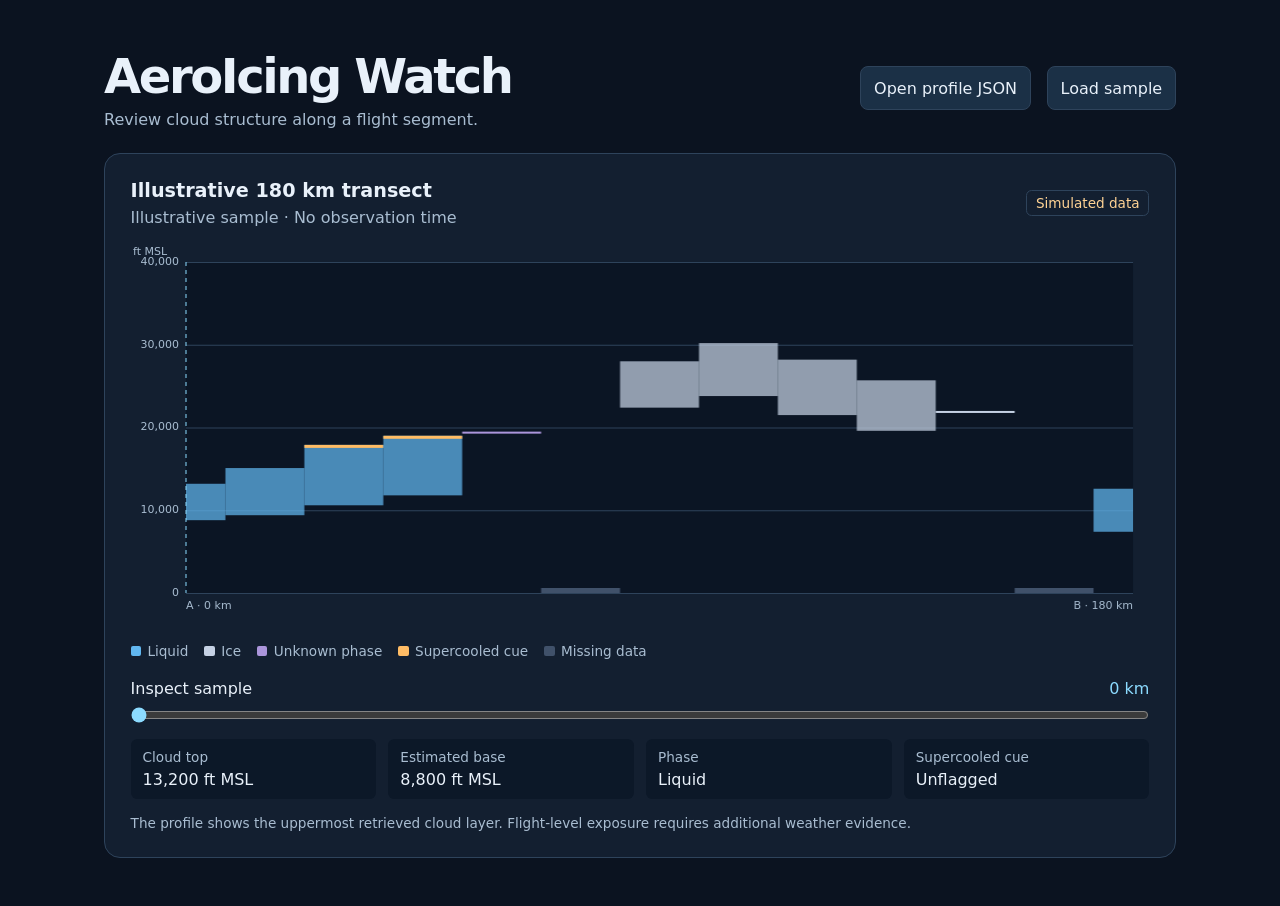
<file: index.html>
<!doctype html>
<html lang="en">
<head>
  <meta charset="utf-8">
  <meta name="viewport" content="width=device-width, initial-scale=1">
  <title>AeroIcing Watch</title>
  <link rel="stylesheet" href="styles.css">
  <script defer src="sample.js"></script>
  <script defer src="viewer.js"></script>
</head>
<body>
  <main>
    <header>
      <div>
        <h1>AeroIcing Watch</h1>
        <p>Review cloud structure along a flight segment.</p>
      </div>
      <div class="actions">
        <label for="profile-file">Open profile JSON</label>
        <input id="profile-file" type="file" accept=".json,application/json">
        <button id="reset" type="button">Load sample</button>
      </div>
    </header>
    <p id="error" role="alert" hidden></p>
    <section aria-labelledby="profile-title">
      <div class="profile-header">
        <div>
          <h2 id="profile-title">Cloud cross-section</h2>
          <p id="source"></p>
        </div>
        <span id="data-kind"></span>
      </div>
      <canvas id="chart" role="img" aria-label="Altitude by distance cloud cross-section. Use the sample selector below to read the values."></canvas>
      <ul class="legend" aria-label="Chart legend">
        <li><i class="water"></i>Liquid</li>
        <li><i class="ice"></i>Ice</li>
        <li><i class="unknown"></i>Unknown phase</li>
        <li><i class="supercooled"></i>Supercooled cue</li>
        <li><i class="missing"></i>Missing data</li>
      </ul>
      <label class="selector" for="sample">Inspect sample <output id="distance" for="sample"></output></label>
      <input id="sample" type="range" min="0" max="0" value="0" step="1">
      <dl id="readout">
        <div><dt>Cloud top</dt><dd id="top"></dd></div>
        <div><dt>Estimated base</dt><dd id="base"></dd></div>
        <div><dt>Phase</dt><dd id="phase"></dd></div>
        <div><dt>Supercooled cue</dt><dd id="cue"></dd></div>
      </dl>
      <p class="note">The profile shows the uppermost retrieved cloud layer. Flight-level exposure requires additional weather evidence.</p>
    </section>
  </main>
</body>
</html>
</file>
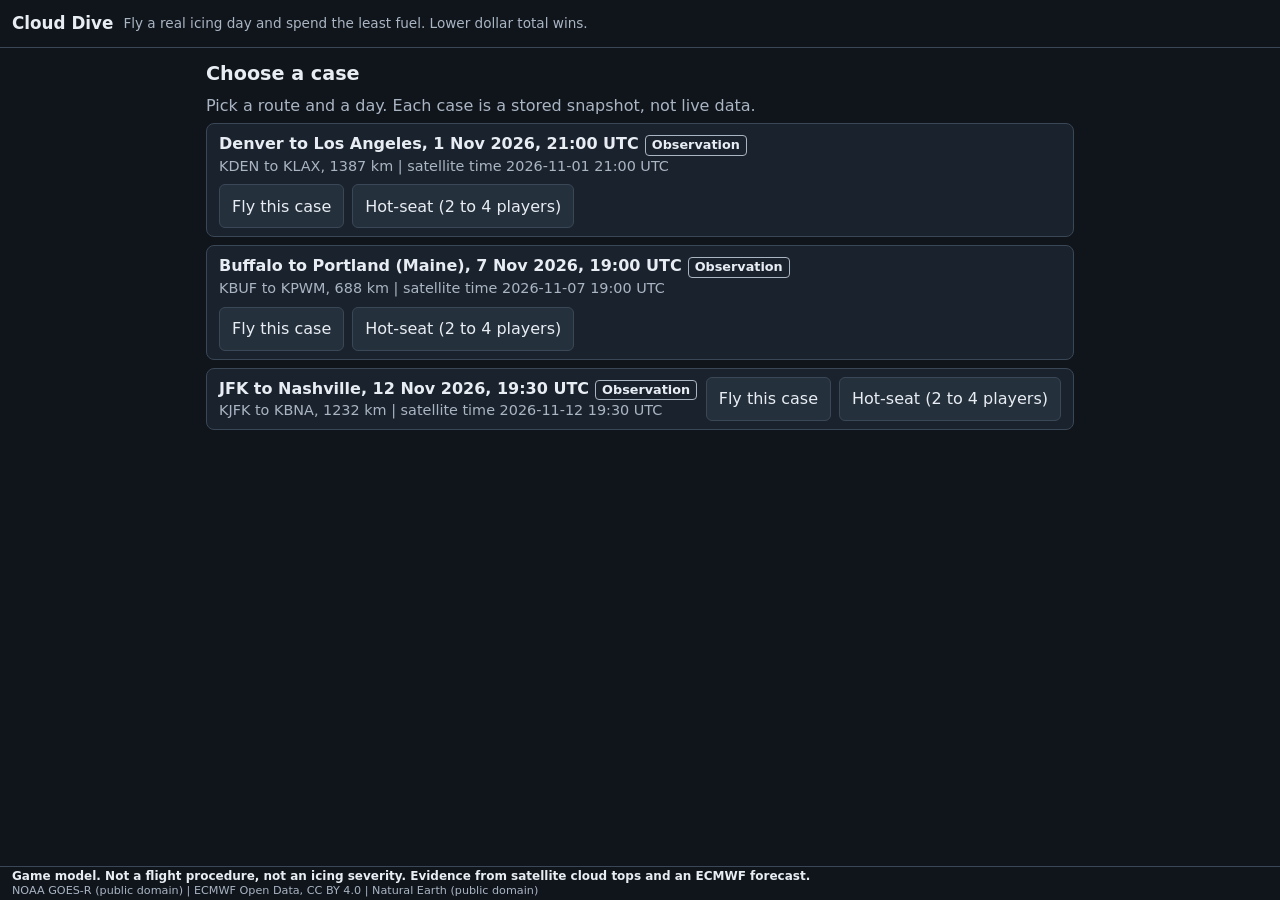
<file: static/cloud-dive/index.html>
<!doctype html>
<html lang="en">
<head>
  <meta charset="utf-8">
  <meta name="viewport" content="width=device-width, initial-scale=1">
  <title>Cloud Dive</title>
  <link rel="icon" href="data:,">
  <link rel="stylesheet" href="game.css">
  <link rel="stylesheet" href="cockpit.css">
</head>
<body>
  <!-- Top bar (task 12.2): title, case title, HUD chips, Change case. -->
  <header class="top">
    <h1>Cloud Dive</h1>
    <p class="tagline flight-hide">Fly a real icing day and spend the least fuel. Lower dollar total wins.</p>
    <h2 id="flight-title" class="flight-title flight-only">Flight</h2>

    <dl id="hud" class="hud flight-only" aria-label="Flight status">
      <div class="hud-item hud-total">
        <dt id="hud-total-label" title="Fuel cost (game, illustrative)">Fuel cost (game)</dt>
        <dd id="hud-total">$0</dd>
      </div>
      <div class="hud-item hud-ice">
        <dt id="hud-ice-label">Ice index (game model)</dt>
        <dd>
          <div id="hud-ice-bar" class="ice-bar" role="meter" aria-labelledby="hud-ice-label"
               aria-valuemin="0" aria-valuemax="100" aria-valuenow="0">
            <div id="hud-ice-fill" class="ice-fill"></div>
          </div>
          <span id="hud-ice-text">0 / 100</span>
        </dd>
      </div>
      <div class="hud-item hud-antiice">
        <dt>Anti-ice</dt>
        <dd id="hud-anti-ice">Off</dd>
      </div>
      <div class="hud-item hud-altitude">
        <dt>Altitude</dt>
        <dd id="hud-alt">-</dd>
      </div>
      <div class="hud-item">
        <dt>Lane</dt>
        <dd id="hud-lane">-</dd>
      </div>
      <div class="hud-item">
        <dt>Distance</dt>
        <dd id="hud-dist">-</dd>
      </div>
    </dl>
    <button type="button" id="back-to-cases" class="flight-only">Change case</button>
  </header>

  <main id="app" class="app-main" data-fit-box>
    <!-- Case picker (task 8.1). Filled by game.js from cases/index.json. -->
    <section id="picker" class="picker" aria-labelledby="picker-title">
      <h2 id="picker-title">Choose a case</h2>
      <p id="picker-status" class="status" role="status">Loading case list...</p>
      <ul id="case-list" class="case-list"></ul>
    </section>

    <!-- Flight screen (hidden until a case is loaded): two columns, map left, side view and controls right. -->
    <section id="flight" class="flight" aria-labelledby="flight-title" data-fit-box hidden>
      <!-- Cockpit view (task 15.5): 3D canvas with the panel overlay. Default for flights; hidden in the 2D view
           and when WebGL or the 3D module is not available (R19.1). -->
      <section id="cockpit-view" class="cockpit-view" aria-label="Cockpit view" hidden>
        <canvas id="cockpit-canvas" class="cockpit-canvas" role="img"
                aria-label="Cockpit view: first-person view along the route with cloud volumes and evidence. The panel gives the same information as text."></canvas>
        <div id="cockpit-panel"></div>
      </section>
      <div class="col-left" data-fit-box>
        <p id="view-notice" class="view-notice" role="status" hidden></p>
        <section id="map-section" class="map-section" aria-labelledby="map-title">
          <h3 id="map-title" class="sr-only">Map view</h3>
          <div class="map-wrap">
            <canvas id="map-follow" width="960" height="500" role="img"
                    aria-label="Map view following the aircraft, north up, with five lanes and evidence patches ahead; an inset in the top-left corner shows the whole route"></canvas>
            <button type="button" id="map-kind-toggle" class="map-toggle" aria-pressed="false" aria-keyshortcuts="M">
              Satellite image: IR (M shows phase)
            </button>
          </div>
          <!-- Map key strip (R14.2): four evidence patterns with level labels and the image label. -->
          <div id="map-key" class="map-key" role="group" aria-label="Map key">
            <ul id="map-key-levels" class="key-levels"></ul>
            <p id="map-key-image" class="key-image"></p>
          </div>
          <p id="map-text" class="sr-only" role="status" aria-live="polite" aria-atomic="true"></p>
        </section>
      </div>

      <div class="col-right" data-fit-box>
        <!-- Side view: cross-section renderer (task 8.2). -->
        <div class="scene-wrap">
          <h3 id="side-title" class="sr-only">Side view</h3>
          <canvas id="scene" width="960" height="560" role="img"
                  aria-label="Side view of the route: altitude against distance along the aircraft's lane">
            Side view of the route. Your browser does not support canvas; the flight status shows the same position as text.
          </canvas>
        </div>
        <p id="scene-text" class="sr-only"></p>

        <!-- Departure climb status card (task 17.7): 2D view only, before the first step. -->
        <section id="departure-card" class="departure-card" aria-labelledby="departure-card-title" hidden>
          <h3 id="departure-card-title">Departure climb</h3>
          <p><strong id="departure-card-cost"></strong> <span id="departure-card-route"></span> <span id="departure-card-level"></span></p>
          <p id="departure-card-note" class="departure-card-note"></p>
        </section>
        <!-- Runway and takeoff (task 17.3): shown in the cockpit view until the climb ends. -->
        <section id="lead-box" class="lead-box" aria-labelledby="lead-title" hidden>
          <h3 id="lead-title" tabindex="-1">Departure</h3>
          <p id="lead-status" class="lead-status" role="status" aria-live="polite"></p>
          <button type="button" id="takeoff-btn" class="takeoff-btn" aria-keyshortcuts="Space Enter">Start takeoff</button>
          <button type="button" id="skip-btn" class="takeoff-btn" aria-keyshortcuts="Space" hidden>Skip</button>
        </section>
        <!-- Gate panel and controls plug in here (task 8.3). -->
        <section id="controls" aria-label="Controls" class="controls"></section>
        <!-- Cockpit gate choices and side-view inset (task 15.4); hidden until the cockpit view is on. -->
        <section id="gate-choices" aria-label="Gate choices" class="gate-choices-wrap" hidden></section>
      </div>
    </section>

    <!-- Error panel: never a blank screen. -->
    <section id="error" class="panel error" role="alert" hidden>
      <h2>Could not load</h2>
      <p id="error-text"></p>
      <button type="button" id="error-retry">Try again</button>
    </section>
  </main>

  <!-- Dialogs (task 12.3): native <dialog> opened with showModal() by game.js. Escape and the Close button
       close them; focus moves to the heading on open and returns to the opener on close. The report opens
       by itself when the flight ends. -->
  <dialog id="dlg-report" class="dlg dlg-wide" aria-labelledby="report-title">
    <div class="dlg-bar"><button type="button" class="dlg-close">Close</button></div>
    <section id="report" aria-label="Report" hidden></section>
  </dialog>

  <!-- Hot-seat (task 18.2): setup before the first flight, hand-over between flights. Nothing is uploaded. -->
  <dialog id="dlg-hotseat" class="dlg" aria-labelledby="hotseat-title">
    <div class="dlg-bar"><button type="button" class="dlg-close">Close</button></div>
    <form id="hotseat-form" method="dialog" class="hotseat-form">
      <h2 id="hotseat-title" tabindex="-1">Hot-seat</h2>
      <p class="small">2 to 4 players fly the same case in turn on this device. Names are optional and stay on this device.</p>
      <p id="hotseat-case" class="small"></p>
      <label for="hotseat-count">Number of players</label>
      <select id="hotseat-count">
        <option value="2">2</option>
        <option value="3">3</option>
        <option value="4">4</option>
      </select>
      <div id="hotseat-names" class="hotseat-names"></div>
      <button type="submit" id="hotseat-start">Start hot-seat</button>
    </form>
  </dialog>

  <dialog id="dlg-handover" class="dlg" aria-labelledby="handover-title">
    <section class="hotseat-form">
      <h2 id="handover-title" tabindex="-1">Hand the device to the next player</h2>
      <p id="handover-text" role="status"></p>
      <p class="small">The next player has not seen this report. Game model, illustrative dollar values.</p>
      <button type="button" id="handover-start">Start</button>
      <button type="button" id="handover-end">End hot-seat</button>
    </section>
  </dialog>

  <!-- Hot-seat results (task 18.3): opens after the last player closes their report. In memory only. -->
  <dialog id="dlg-results" class="dlg dlg-wide" aria-labelledby="results-title">
    <div class="dlg-bar"><button type="button" class="dlg-close">Close</button></div>
    <section class="hotseat-form results">
      <h2 id="results-title" tabindex="-1">Hot-seat results</h2>
      <table id="results-table" class="report-table results-table"></table>
      <p id="results-departure" class="small"></p>
      <p id="results-notes" class="small"></p>
      <div class="results-actions">
        <button type="button" id="results-again">Play again</button>
        <button type="button" id="results-back">Back to cases</button>
      </div>
    </section>
  </dialog>

  <dialog id="dlg-why" class="dlg" aria-label="Why?">
    <div class="dlg-bar"><button type="button" class="dlg-close">Close</button></div>
    <section id="why" aria-label="Why?" hidden></section>
  </dialog>

  <!-- Provenance: source, UTC time, attribution (R1.3). -->
  <dialog id="dlg-sources" class="dlg" aria-labelledby="sources-title">
    <div class="dlg-bar"><button type="button" class="dlg-close">Close</button></div>
    <section id="sources" class="sources">
      <h2 id="sources-title" tabindex="-1">Data sources</h2>
      <dl>
        <dt>Case type</dt><dd id="src-kind">-</dd>
        <dt>Satellite</dt><dd id="src-sat">-</dd>
        <dt>Forecast</dt><dd id="src-fc">-</dd>
      </dl>
      <ul id="src-attr" class="attr"></ul>
      <p id="src-labels" class="small"></p>
    </section>
  </dialog>

  <dialog id="dlg-legend" class="dlg dlg-wide" aria-labelledby="legend-title">
    <div class="dlg-bar"><button type="button" class="dlg-close">Close</button></div>
    <section id="legend">
      <h2 id="legend-title" tabindex="-1">Legend</h2>
      <div class="legend-cols">
        <div>
          <h3>Side view</h3>
          <canvas id="legend-canvas" class="legend-canvas" width="290" height="400" role="img"
                  aria-label="Side view legend: cloud-top phase patterns (liquid, supercooled liquid, mixed, ice, phase unknown), cloud base estimate, candidate band, head wind barbs, 0 C and minus 20 C heights, and the four evidence levels with their patterns"></canvas>
        </div>
        <div>
          <h3>Map view</h3>
          <div id="map-legend" class="map-legend small"></div>
          <h3>Keyboard</h3>
          <div id="legend-keys"></div>
        </div>
      </div>
    </section>
  </dialog>

  <!-- Bottom bar: game note (R9.3), one-line attribution, Legend, Why?, Sources. -->
  <footer class="bottom">
    <p id="game-note" class="game-note">Game model. Not a flight procedure, not an icing severity. Evidence from satellite cloud tops and an ECMWF forecast.</p>
    <p class="attribution" title="Dollar values, ice index and parameters are illustrative game values.">NOAA GOES-R (public domain) | ECMWF Open Data, CC BY 4.0 | Natural Earth (public domain)<span id="src-line" class="src-line"></span></p>
    <nav class="bottom-buttons" aria-label="Details">
      <button type="button" id="view-toggle" class="flight-only" aria-keyshortcuts="V" hidden>2D view (V)</button>
      <button type="button" id="chase-toggle" class="flight-only" aria-keyshortcuts="C" aria-pressed="false" hidden>Chase view (C)</button>
      <button type="button" id="open-legend" class="flight-only" data-dialog="legend" aria-keyshortcuts="L">Legend (L)</button>
      <button type="button" id="open-why" class="flight-only" data-dialog="why">Why?</button>
      <button type="button" id="open-sources" class="flight-only" data-dialog="sources">Sources</button>
    </nav>
  </footer>

  <script type="module" src="game.js"></script>
</body>
</html>
</file>
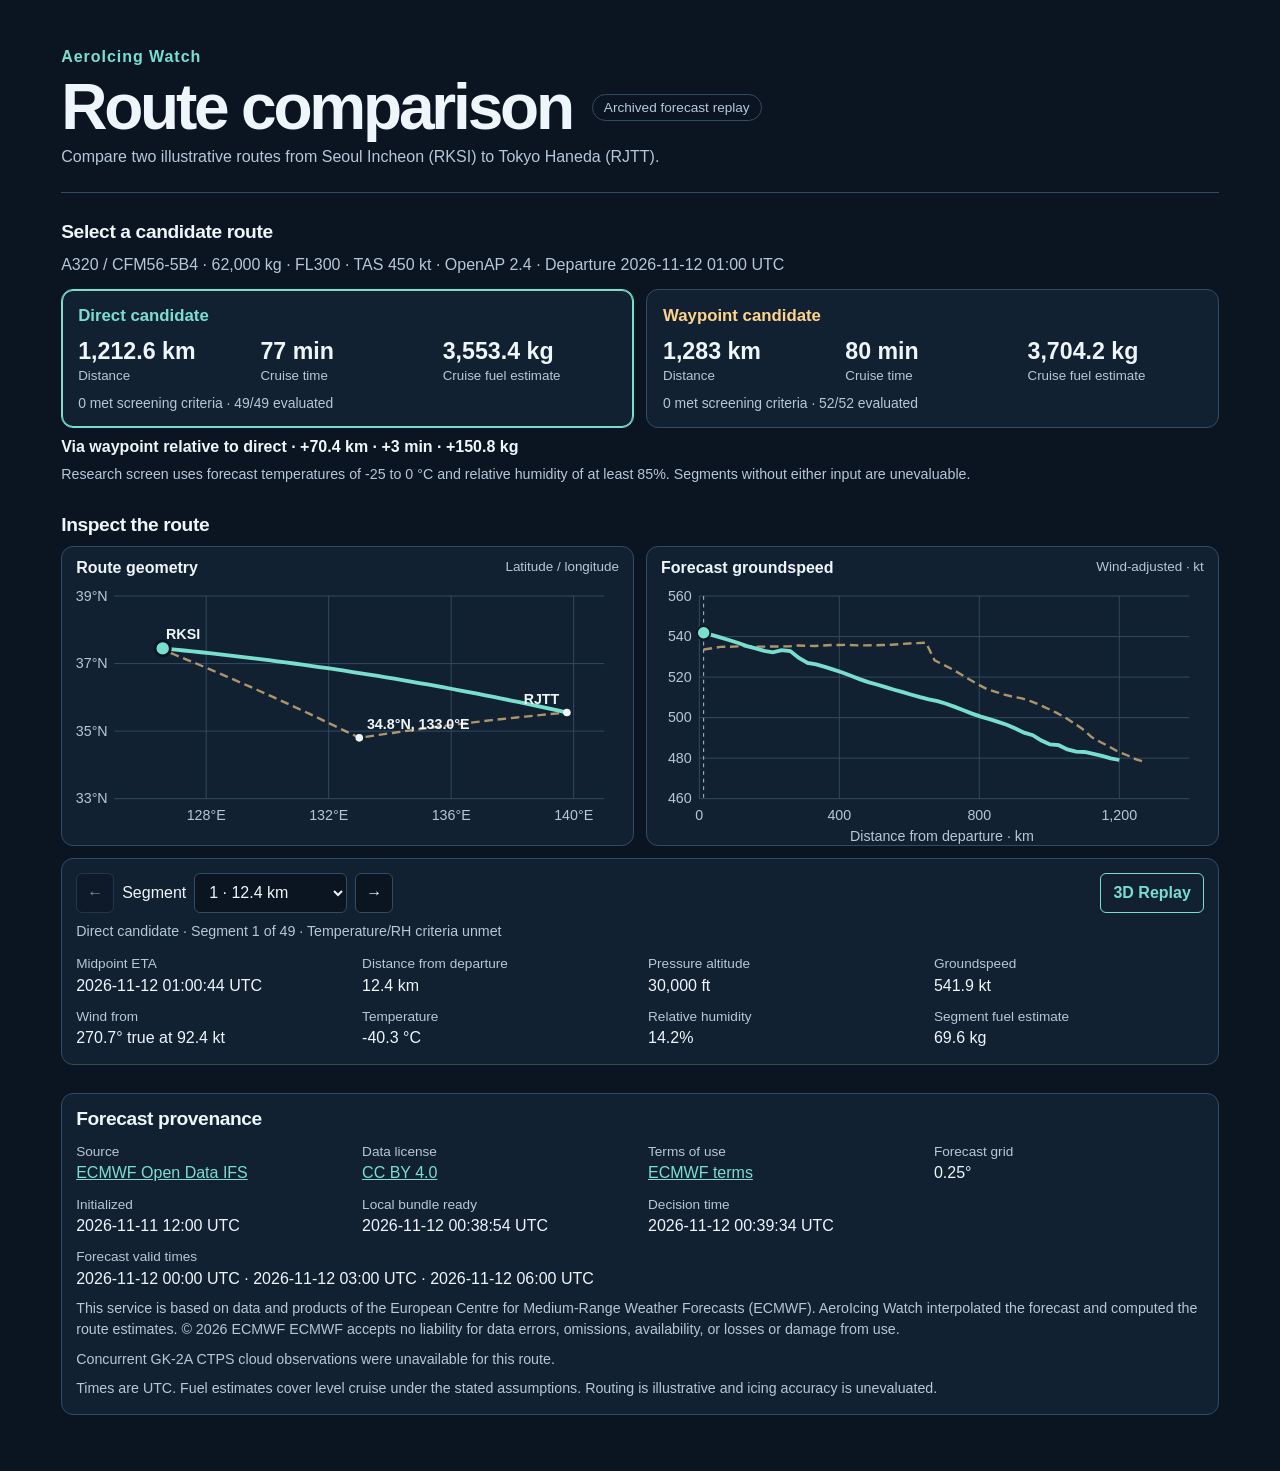
<file: static/route-demo/index.html>
<!doctype html>
<html lang="en">
<head>
  <meta charset="utf-8">
  <meta name="viewport" content="width=device-width, initial-scale=1">
  <meta name="description" content="Compare two illustrative flight routes using an archived ECMWF forecast.">
  <title>AeroIcing Watch | Route comparison</title>
  <link rel="stylesheet" href="styles.css">
  <script src="app.js" defer></script>
</head>
<body>
  <main>
    <header class="page-header">
      <p class="brand">AeroIcing Watch</p>
      <div class="heading-row">
        <h1>Route comparison</h1>
        <span class="source-label">Archived forecast replay</span>
      </div>
      <p id="intro">Compare two illustrative routes from Seoul Incheon (RKSI) to Tokyo Haneda (RJTT).</p>
    </header>
    <p id="load-status" role="status">Loading the archived scenario…</p>
    <div id="demo" hidden>
      <section class="summary" aria-labelledby="comparison-title">
        <h2 id="comparison-title">Select a candidate route</h2>
        <p id="assumptions" class="assumptions"></p>
        <div id="routes" class="routes" role="group" aria-label="Select a route to inspect"></div>
        <p id="difference" class="difference"></p>
        <p id="cue-note" class="note"></p>
      </section>
      <section aria-labelledby="inspect-title">
        <h2 id="inspect-title">Inspect the route</h2>
        <div class="plots">
          <figure class="panel">
            <figcaption>Route geometry <span>Latitude / longitude</span></figcaption>
            <svg id="map" viewBox="0 0 600 282" role="img" aria-label="Schematic of both candidate routes and the selected segment"></svg>
          </figure>
          <figure class="panel">
            <figcaption>Forecast groundspeed <span>Wind-adjusted · kt</span></figcaption>
            <svg id="chart" viewBox="0 0 600 282" role="img" aria-label="Groundspeed by distance, with a marker for the selected segment"></svg>
          </figure>
        </div>
        <div class="panel detail-panel">
          <div class="segment-controls">
            <button type="button" id="previous" aria-label="Previous segment">←</button>
            <label for="segment">Segment <select id="segment"></select></label>
            <button type="button" id="next" aria-label="Next segment">→</button>
            <a id="replay-link" class="replay-link" href="replay.html">3D Replay</a>
          </div>
          <p id="segment-summary" class="note" aria-live="polite"></p>
          <dl id="segment-detail" class="data-grid"></dl>
        </div>
      </section>
      <section class="panel provenance" aria-labelledby="provenance-title">
        <h2 id="provenance-title">Forecast provenance</h2>
        <dl id="forecast" class="data-grid"></dl>
        <p id="source-credit" class="note"></p>
        <p id="observation" class="note"></p>
        <p class="note">Times are UTC. Fuel estimates cover level cruise under the stated assumptions. Routing is illustrative and icing accuracy is unevaluated.</p>
      </section>
    </div>
  </main>
</body>
</html>
</file>
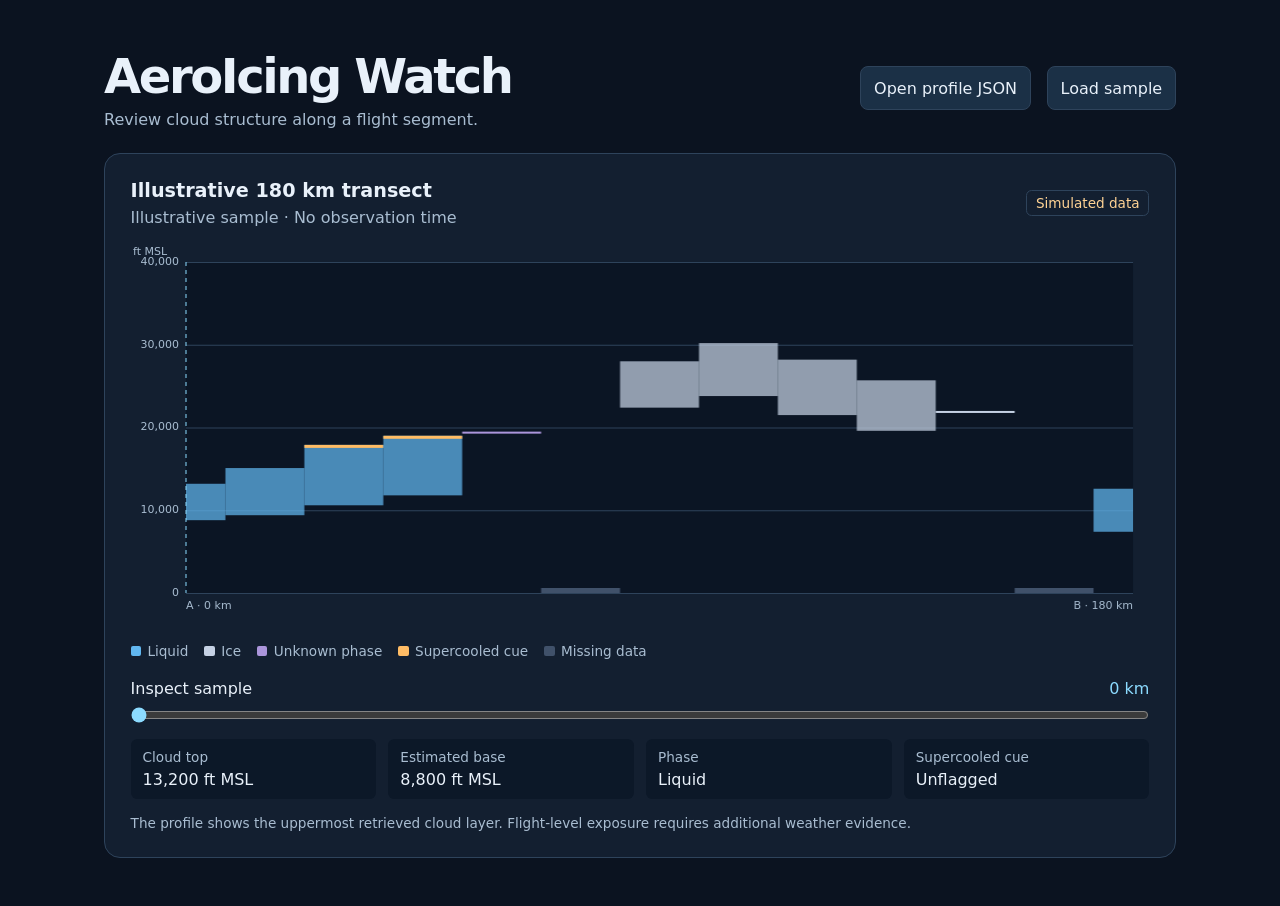
<file: static/viewer-standalone.html>
<!doctype html>
<html lang="en">
<head>
  <meta charset="utf-8">
  <meta name="viewport" content="width=device-width, initial-scale=1">
  <title>AeroIcing Watch</title>
  <link rel="icon" href="data:,">
  <link rel="stylesheet" href="styles.css">
  <script defer src="sample.js"></script>
  <script defer src="viewer.js"></script>
</head>
<body>
  <main>
    <header>
      <div>
        <h1>AeroIcing Watch</h1>
        <p>Review cloud structure along a flight segment.</p>
      </div>
      <div class="actions">
        <label for="profile-file">Open profile JSON</label>
        <input id="profile-file" type="file" accept=".json,application/json">
        <button id="reset" type="button">Load sample</button>
      </div>
    </header>
    <p id="error" role="alert" hidden></p>
    <section aria-labelledby="profile-title">
      <div class="profile-header">
        <div>
          <h2 id="profile-title">Cloud cross-section</h2>
          <p id="source"></p>
        </div>
        <span id="data-kind"></span>
      </div>
      <canvas id="chart" role="img" aria-label="Altitude by distance cloud cross-section. Use the sample selector below to read the values."></canvas>
      <ul class="legend" aria-label="Chart legend">
        <li><i class="water"></i>Liquid</li>
        <li><i class="ice"></i>Ice</li>
        <li><i class="unknown"></i>Unknown phase</li>
        <li><i class="supercooled"></i>Supercooled cue</li>
        <li><i class="missing"></i>Missing data</li>
      </ul>
      <label class="selector" for="sample">Inspect sample <output id="distance" for="sample"></output></label>
      <input id="sample" type="range" min="0" max="0" value="0" step="1">
      <dl id="readout">
        <div><dt>Cloud top</dt><dd id="top"></dd></div>
        <div><dt>Estimated base</dt><dd id="base"></dd></div>
        <div><dt>Phase</dt><dd id="phase"></dd></div>
        <div><dt>Supercooled cue</dt><dd id="cue"></dd></div>
      </dl>
      <p class="note">The profile shows the uppermost retrieved cloud layer. Flight-level exposure requires additional weather evidence.</p>
    </section>
  </main>
</body>
</html>
</file>
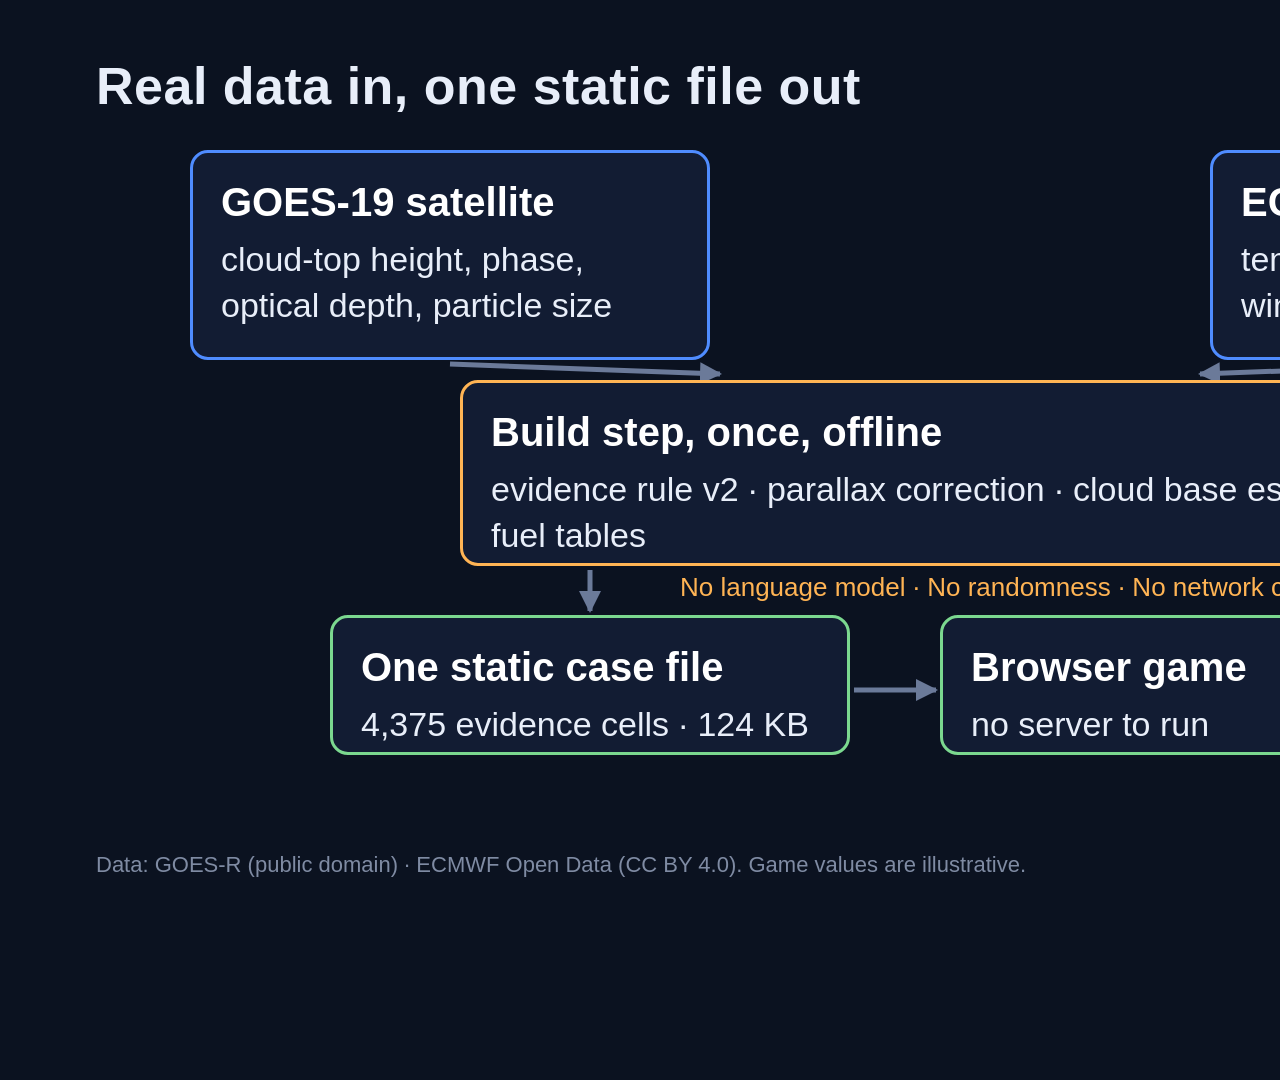
<file: docs/video/assets/diagram.html>
<!doctype html>
<html lang="en">
<head>
<meta charset="utf-8">
<title>Cloud Dive video diagram</title>
<!-- Video graphic for the "real data" scene (storyboard section 5). Plain text boxes, no logos.
     Open with ?stage=1..5 (reveal order) and render at 1920x1080: tools/video/render_diagram.ps1.
     The numbers (4,375 cells, 124 KB) come from the exported KJFK-KBNA case file; re-check them before recording. -->
<style>
  html, body { margin: 0; width: 1920px; height: 1080px; background: #0b1220; color: #e8eef9;
    font-family: "Noto Sans", sans-serif; overflow: hidden; }
  h1 { position: absolute; left: 96px; top: 56px; margin: 0; font-size: 52px; font-weight: 600; letter-spacing: .5px; }
  .box { position: absolute; box-sizing: border-box; padding: 22px 28px; border: 3px solid #4f8cff; border-radius: 18px;
    background: #121c33; font-size: 34px; line-height: 1.35; opacity: 0; transition: none; }
  .box b { display: block; font-size: 40px; margin-bottom: 8px; color: #ffffff; }
  .box small { display: block; font-size: 28px; color: #a9b8d6; }
  .show { opacity: 1; }
  .in { width: 520px; height: 210px; }
  #goes { left: 190px; top: 150px; }
  #ifs { left: 1210px; top: 150px; }
  #build { left: 460px; top: 380px; width: 1000px; height: 186px; border-color: #ffb454; }
  #file { left: 330px; top: 615px; width: 520px; height: 140px; border-color: #7bd88f; }
  #game { left: 940px; top: 615px; width: 520px; height: 140px; border-color: #7bd88f; }
  #disp { left: 1550px; top: 615px; width: 340px; height: 140px; border-style: dashed; border-color: #8a94a8; font-size: 28px; }
  #disp b { font-size: 34px; }
  #badge { position: absolute; left: 680px; top: 572px; font-size: 26px; color: #ffb454; opacity: 0; white-space: nowrap; }
  svg { position: absolute; left: 0; top: 0; width: 1920px; height: 1080px; }
  svg line { stroke: #6b7a99; stroke-width: 5; opacity: 0; marker-end: url(#arrow); }
  footer { position: absolute; left: 96px; bottom: 22px; font-size: 22px; color: #7f8ba3; }
</style>
</head>
<body>
<h1>Real data in, one static file out</h1>
<svg><defs><marker id="arrow" markerUnits="userSpaceOnUse" markerWidth="22" markerHeight="22" refX="20" refY="11" orient="auto"><path d="M0,0 L22,11 L0,22 z" fill="#6b7a99"/></marker></defs>
  <line id="a1" x1="450" y1="364" x2="720" y2="374"/>
  <line id="a2" x1="1470" y1="364" x2="1200" y2="374"/>
  <line id="a3" x1="590" y1="570" x2="590" y2="611"/>
  <line id="a4" x1="854" y1="690" x2="936" y2="690"/>
  <line id="a5" x1="1464" y1="690" x2="1546" y2="690"/>
</svg>
<div id="goes" class="box in"><b>GOES-19 satellite</b>cloud-top height, phase,<br>optical depth, particle size</div>
<div id="ifs" class="box in"><b>ECMWF forecast</b>temperature, humidity,<br>wind</div>
<div id="build" class="box"><b>Build step, once, offline</b>evidence rule v2 &middot; parallax correction &middot; cloud base estimate &middot; fuel tables</div>
<div id="badge">No language model &middot; No randomness &middot; No network call in the decision</div>
<div id="file" class="box"><b>One static case file</b>4,375 evidence cells &middot; 124 KB</div>
<div id="game" class="box"><b>Browser game</b>no server to run</div>
<div id="disp" class="box"><b>Dispatcher view</b>in the repository</div>
<footer>Data: GOES-R (public domain) &middot; ECMWF Open Data (CC BY 4.0). Game values are illustrative.</footer>
<script>
  const stage = Number(new URLSearchParams(location.search).get("stage") || 5);
  const reveal = {
    1: ["goes", "ifs"],
    2: ["build", "a1", "a2"],
    3: ["badge"],
    4: ["file", "game", "a3", "a4"],
    5: ["disp", "a5"],
  };
  for (let s = 1; s <= stage; s++) for (const id of reveal[s]) {
    const el = document.getElementById(id);
    if (el.tagName.toLowerCase() === "line") el.style.opacity = 1; else el.classList.add("show");
  }
  document.getElementById("badge").style.opacity = stage >= 3 ? 1 : 0;
</script>
</body>
</html>
</file>
<file: styles.css>
:root {
  color-scheme: dark;
  font-family: Inter, system-ui, sans-serif;
  color: #e9f1fa;
  background: #0b1320;
  --muted: #a9bdd1;
  --border: #2e435b;
}
* { box-sizing: border-box; }
body { margin: 0; }
main { width: min(100% - 2rem, 67rem); margin: 3rem auto; }
header, .profile-header, .actions {
  display: flex;
  align-items: center;
  justify-content: space-between;
  gap: 1rem;
  flex-wrap: wrap;
}
h1, h2, p { margin: 0; }
h1 { font-size: clamp(2rem, 5vw, 3rem); letter-spacing: -.05em; }
h2 { font-size: 1.2rem; }
header p, .profile-header p { color: var(--muted); margin-top: .35rem; }
section {
  margin-top: 1.5rem;
  padding: clamp(.85rem, 3vw, 1.6rem);
  background: #131f30;
  border: 1px solid var(--border);
  border-radius: 1rem;
}
.actions { justify-content: flex-start; }
.actions label, button {
  display: inline-flex;
  align-items: center;
  min-height: 2.75rem;
  padding: .55rem .8rem;
  border: 1px solid var(--border);
  border-radius: .5rem;
  background: #1b3046;
  color: inherit;
  font: inherit;
  cursor: pointer;
}
#profile-file { position: absolute; width: 1px; height: 1px; opacity: 0; }
.actions:focus-within label:has(+ input:focus-visible), :focus-visible {
  outline: 2px solid #87d9ff;
  outline-offset: 3px;
}
#data-kind {
  padding: .25rem .55rem;
  border: 1px solid var(--border);
  border-radius: .35rem;
  color: #ffd394;
  font-size: .85rem;
}
#chart { display: block; width: 100%; height: clamp(15rem, 45vw, 24rem); margin-top: 1rem; }
.legend { display: flex; flex-wrap: wrap; gap: .6rem 1rem; padding: 0; list-style: none; }
.legend li { display: flex; align-items: center; gap: .4rem; font-size: .85rem; color: var(--muted); }
.legend i { width: .65rem; height: .65rem; border-radius: .12rem; }
.water { background: #61b7f0; }
.ice { background: #c5d1e4; }
.unknown { background: #ab95db; }
.supercooled { background: #ffbc65; }
.missing { background: #40516a; }
.selector { display: flex; justify-content: space-between; gap: .75rem; margin-top: 1.25rem; }
output { color: #8cdbff; font-variant-numeric: tabular-nums; }
#sample { display: block; width: 100%; margin: .55rem 0 1rem; accent-color: #8cdbff; }
dl { display: grid; grid-template-columns: repeat(auto-fit, minmax(8.5rem, 1fr)); gap: .75rem; margin: 0; }
dl div { padding: .65rem .75rem; background: #0c1828; border-radius: .4rem; }
dt, .note { color: var(--muted); font-size: .85rem; }
dd { margin: .3rem 0 0; overflow-wrap: anywhere; }
.note { margin-top: 1rem; }
#error { margin-top: 1rem; color: #ffb6a5; }
@media (max-width: 500px) { main { margin: 1.25rem auto; } }
</file>
<file: static/cloud-dive/game.css>
:root {
  --bg: #10151c;
  --panel: #1a222d;
  --line: #3a4757;
  --text: #e8edf3;
  --muted: #aab5c3;
  --accent: #6cb4ff;
  --warn: #ffb347;
  --focus: #ffd84d;
  --orange: #ffb347;
}

* { box-sizing: border-box; }

/* One-screen layout (R14, design 9.2): grid of height 100dvh, rows top bar / main / bottom bar, no max-width. */
body {
  margin: 0;
  background: var(--bg);
  color: var(--text);
  font: 16px/1.45 system-ui, "Segoe UI", Roboto, sans-serif;
  height: 100vh;
  height: 100dvh;
  display: grid;
  grid-template-rows: auto minmax(0, 1fr) auto;
}

h1 { margin: 0; font-size: 1.05rem; white-space: nowrap; }
h2 { font-size: 1.2rem; margin: 0 0 8px; }
h3 { font-size: 1rem; margin: 0 0 6px; }
.tagline { margin: 0; color: var(--muted); font-size: 0.85rem; }
[hidden] { display: none !important; }
body:not(.in-flight) .flight-only { display: none !important; }
body.in-flight .flight-hide { display: none !important; }

button {
  font: inherit;
  color: var(--text);
  background: #25303d;
  border: 1px solid var(--line);
  border-radius: 6px;
  padding: 6px 12px;
  min-height: 44px;
  cursor: pointer;
}
button:hover:not(:disabled) { border-color: var(--accent); }
button:disabled { opacity: 0.55; cursor: not-allowed; }
:focus-visible { outline: 3px solid var(--focus); outline-offset: 2px; }

.status { color: var(--muted); margin: 6px 0; }
.small { font-size: 0.85rem; color: var(--muted); margin: 4px 0; }
.sr-only {
  position: absolute; width: 1px; height: 1px; margin: -1px; padding: 0; overflow: hidden;
  clip: rect(0 0 0 0); white-space: nowrap; border: 0;
}

/* Top bar (about 48 px) */
.top {
  display: flex; align-items: center; gap: 10px;
  min-height: 48px; padding: 2px 12px;
  border-bottom: 1px solid var(--line);
}
.flight-title {
  flex: 1 1 0; min-width: 0; margin: 0; font-size: 0.95rem; font-weight: 600;
  white-space: nowrap; overflow: hidden; text-overflow: ellipsis;
}

.hud { display: flex; align-items: stretch; gap: 6px; margin: 0; flex: 0 0 auto; }
.hud-item { background: var(--panel); border: 1px solid var(--line); border-radius: 6px; padding: 1px 8px; }
.hud dt { color: var(--muted); font-size: 0.65rem; line-height: 1.2; white-space: nowrap; }
.hud dd { margin: 0; font-size: 0.9rem; line-height: 1.25; font-variant-numeric: tabular-nums; white-space: nowrap; }
.hud-total dd { font-weight: 700; }
.hud-ice dd { display: flex; align-items: center; gap: 6px; }

/* Ice bar: stripes plus a number, so it reads in greyscale (R10.1). */
.ice-bar { position: relative; width: 56px; height: 10px; border: 1px solid var(--muted); border-radius: 3px; overflow: hidden; background: #0c1015; }
/* Tick at 50 = the ice gate (revision e, R24.5). */
.ice-bar::after { content: ""; position: absolute; left: 50%; top: 0; bottom: 0; width: 1px; background: var(--text); opacity: 0.85; }
.ice-fill {
  height: 100%; width: 0%;
  background: repeating-linear-gradient(45deg, #d6dde6 0 4px, #6b7888 4px 8px);
  transition: width 0.2s;
}
#hud-ice-text { font-size: 0.85rem; }

/* Main area */
.app-main { min-height: 0; padding: 0; }
.picker { padding: 12px 16px; max-width: 900px; margin: 0 auto; }
.picker h2 { margin-bottom: 4px; }
body:not(.in-flight) .app-main { overflow: auto; }

.flight {
  display: grid;
  grid-template-columns: minmax(0, 58fr) minmax(360px, 42fr);
  gap: 8px; padding: 8px 12px; height: 100%; min-height: 0;
}
.col-left, .col-right { min-width: 0; min-height: 0; }
.col-left { display: flex; flex-direction: column; }
.col-right { display: grid; grid-template-rows: minmax(0, 1fr) auto; gap: 6px; }

/* Canvases fill their cells. They are taken out of the flow so their pixel size never changes the box
   (no resize feedback loop); fitCanvas reads clientWidth and clientHeight of the cell (task 12.1). */
.map-section { flex: 1 1 0; min-height: 0; display: flex; flex-direction: column; margin: 0; }
.map-wrap, .scene-wrap {
  position: relative; min-height: 0; background: #0c1015;
  border: 1px solid var(--line); border-radius: 8px; overflow: hidden;
}
.map-wrap { flex: 1 1 0; }
.map-wrap canvas, .scene-wrap canvas {
  position: absolute; inset: 0; display: block; width: 100%; height: 100%;
}
.map-toggle {
  position: absolute; top: 6px; right: 6px; font-size: 0.8rem; padding: 2px 10px;
  background: rgba(26, 34, 45, 0.92);
}

/* Map key strip (R14.2): four evidence patterns with exact level labels, then the image label (R13.3). */
.map-key { margin-top: 6px; padding: 4px 8px; background: var(--panel); border: 1px solid var(--line); border-radius: 6px; font-size: 0.75rem; line-height: 1.3; }
.key-levels { list-style: none; margin: 0; padding: 0; display: flex; flex-wrap: wrap; gap: 2px 14px; }
.key-levels li { display: inline-flex; align-items: center; gap: 5px; }
.key-swatch { display: inline-block; flex: 0 0 auto; width: 22px; height: 14px; border: 1px solid #8a94a6; background: #10161d; }
.key-observed {
  border: 2px solid var(--orange);
  background: repeating-linear-gradient(45deg, var(--orange) 0 2px, transparent 2px 6px), rgba(255, 179, 71, 0.10);
}
.key-possible { background: radial-gradient(circle, #74d4ff 1.2px, transparent 1.7px) 0 0 / 6px 6px, #1b3a52; }
.key-assessed-not { background: repeating-linear-gradient(90deg, #9aa3ad 0 1px, transparent 1px 5px), #14141a; }
.key-none { background: #10161d; }
.key-image { margin: 2px 0 0; color: var(--muted); white-space: nowrap; overflow: hidden; text-overflow: ellipsis; }

/* Controls: fixed-height gate/status area above a compact 2 x 2 grid (a gate never moves the layout). */
.controls { display: grid; gap: 6px; }
.gate-live { margin: 0; }
.gate-panel {
  height: 88px; overflow-y: auto; margin: 0; padding: 4px 10px;
  border: 2px solid var(--line); border-radius: 8px; background: #16202b;
  font-size: 0.85rem; line-height: 1.3;
}
.gate-panel.is-gate { border-color: var(--accent); }
.gate-panel h3 { margin: 0 0 2px; font-size: 0.9rem; }
.gate-panel p { margin: 0; }
.ctl-row { display: grid; grid-template-columns: repeat(2, minmax(0, 1fr)); gap: 6px; align-items: stretch; }
.ctl-field { border: 1px solid var(--line); border-radius: 8px; margin: 0; padding: 0 8px 4px; min-width: 0; }
.ctl-field legend { color: var(--muted); font-size: 0.75rem; padding: 0 4px; line-height: 1.2; }
.ctl-buttons { display: flex; flex-wrap: wrap; gap: 4px; align-items: center; }
.ctl-lane {
  flex: 0 0 44px; min-width: 44px; min-height: 44px; padding: 1px 0;
  display: flex; flex-direction: column; align-items: center; justify-content: center; line-height: 1.15;
}
.ctl-sub { font-size: 0.65rem; color: var(--muted); white-space: nowrap; }
.ctl-note { margin: 2px 0 0; font-size: 0.7rem; color: var(--muted); }
.ctl-value { flex: 1 1 100%; order: -1; font-size: 0.75rem; font-variant-numeric: tabular-nums; }
.ctl-buttons button { flex: 1 1 70px; }
.ctl-buttons button.ctl-lane { flex: 0 0 44px; }
button[aria-pressed="true"] { border-color: var(--accent); background: #1f3a55; box-shadow: inset 0 0 0 2px var(--accent); }
.ctl-lane.is-here { border-style: dashed; }
.gate-choices-wrap[hidden] { display: none; }
.gate-inset { display: block; width: 100%; max-width: 360px; height: 180px; border: 1px solid var(--line); border-radius: 8px; background: #0c1015; }
.gate-inset[hidden] { display: none; }
.gate-choices { display: flex; flex-wrap: wrap; gap: 6px; margin-top: 6px; }
.gate-btn { min-width: 44px; min-height: 44px; flex: 1 1 90px; }
/* Revision f (R25.1): evidence ahead per choice, the legend pattern and the short level name. One look for all. */
.gate-btn-label { display: block; }
.gate-btn-level { display: flex; align-items: center; justify-content: center; gap: 4px; margin-top: 2px;
  font-size: 0.72rem; line-height: 1.15; color: var(--muted, #a9b8d6); flex-wrap: wrap; text-align: center; }
.gate-btn-level .cp-swatch { width: 14px; height: 10px; }
body[data-video="1"] .gate-btn-level { font-size: 0.85rem; }
.ctl-toggle { width: 100%; font-weight: 600; }
.ctl-go-field { border: 0; padding: 0; }
.ctl-go { width: 100%; height: 100%; min-height: 44px; font-size: 1.05rem; font-weight: 700; background: #1f3a55; border-color: var(--accent); }
.map-toggle[aria-pressed="true"] { box-shadow: inset 0 0 0 2px var(--accent); }

/* Case picker */
.case-list { list-style: none; margin: 0; padding: 0; display: grid; gap: 8px; }
.case-item {
  display: flex; flex-wrap: wrap; align-items: center; justify-content: space-between; gap: 8px;
  background: var(--panel); border: 1px solid var(--line); border-radius: 8px; padding: 8px 12px;
}
.case-item.disabled { border-style: dashed; }
.case-title { font-weight: 600; }
.case-meta { color: var(--muted); font-size: 0.9rem; }
.case-reason { color: var(--warn); font-size: 0.9rem; margin-top: 2px; }
.tag {
  display: inline-block; border: 1px solid var(--muted); border-radius: 4px;
  padding: 0 6px; font-size: 0.8rem; margin-left: 6px;
}

.panel { background: var(--panel); border: 1px solid var(--line); border-radius: 8px; padding: 12px; margin: 10px 0; }
.panel:empty { display: none; }
.error { border-color: var(--warn); margin: 12px; }

.map-legend p { margin: 2px 0; }
.sources dl { display: grid; grid-template-columns: max-content 1fr; gap: 2px 12px; margin: 0; }
.sources dt { color: var(--muted); }
.sources dd { margin: 0; }
.attr { margin: 8px 0 0; padding-left: 18px; font-size: 0.85rem; color: var(--muted); }

/* Bottom bar (about 28 px): game note (R9.3), one-line attribution, Legend, Why?, Sources. */
.bottom {
  display: grid; grid-template-columns: minmax(0, 1fr) auto; column-gap: 12px; align-items: center;
  padding: 2px 12px; border-top: 1px solid var(--line);
}
.game-note { margin: 0; font-size: 0.75rem; font-weight: 600; line-height: 1.25; }
.attribution { margin: 0; font-size: 0.7rem; color: var(--muted); line-height: 1.25; white-space: nowrap; overflow: hidden; text-overflow: ellipsis; }
.bottom-buttons { grid-column: 2; grid-row: 1 / span 2; display: flex; gap: 6px; }
.bottom-buttons button { min-height: 28px; min-width: 44px; padding: 1px 10px; font-size: 0.8rem; }

/* Dialogs (task 12.3): native <dialog> with showModal(); the backdrop dims the page. */
.dlg {
  color: var(--text); background: var(--bg); border: 2px solid var(--accent); border-radius: 10px;
  padding: 0 16px 12px; width: min(640px, 94vw); max-height: 90vh; overflow: auto;
}
.dlg-wide { width: min(860px, 94vw); }
.dlg::backdrop { background: rgba(5, 8, 12, 0.72); }
.dlg-bar { position: sticky; top: 0; z-index: 1; display: flex; justify-content: flex-end; padding: 8px 0 4px; background: var(--bg); }
.dlg h2, .dlg h3 { scroll-margin-top: 56px; }
.dlg h2:focus, .dlg h3:focus { outline: 3px solid var(--focus); outline-offset: 2px; }
.dlg h2 { margin-top: 0; }
.hotseat-form { display: grid; gap: 8px; justify-items: start; }
.hotseat-form select, .hotseat-form input, .hotseat-form button { min-height: 44px; font: inherit; }
.results-table th[scope="col"] { border-bottom: 2px solid var(--text); }
.results-table tbody th { font-weight: 600; text-align: left; }
.results-table tr.baseline-row th, .results-table tr.baseline-row td { border-top: 2px solid var(--text); font-style: italic; }
.results-table td { text-align: right; font-variant-numeric: tabular-nums; }
.results-actions { display: flex; gap: 8px; flex-wrap: wrap; }
.results-actions button { min-height: 44px; font: inherit; }
.hotseat-names { display: grid; gap: 6px; width: 100%; }
.hotseat-names label { display: grid; gap: 2px; }
.case-item .case-actions { display: flex; gap: 8px; flex-wrap: wrap; }
.legend-cols { display: grid; grid-template-columns: auto minmax(0, 1fr); gap: 4px 20px; }
.legend-canvas { display: block; width: 290px; height: 400px; max-width: 100%; border: 1px solid var(--line); border-radius: 6px; background: #0c1015; }
@media (max-width: 700px) { .legend-cols { grid-template-columns: minmax(0, 1fr); } }

/* Narrow screens and portrait (R14.6): one column - map, side view, controls - with page scroll. */
@media (max-width: 1279px), (orientation: portrait) {
  body { height: auto; min-height: 100vh; display: block; }
  .top { flex-wrap: wrap; padding: 6px 12px; }
  .flight-title { flex: 1 1 100%; white-space: normal; }
  .hud { flex-wrap: wrap; max-width: 100%; flex: 1 1 100%; }
  .flight { grid-template-columns: minmax(0, 1fr); height: auto; }
  .col-left { display: block; }
  .map-section { display: block; }
  .map-wrap { aspect-ratio: 960 / 500; }
  .col-right { grid-template-rows: auto auto; }
  .scene-wrap { aspect-ratio: 960 / 560; }
  .bottom { grid-template-columns: minmax(0, 1fr); row-gap: 4px; padding: 6px 12px; }
  .attribution { white-space: normal; }
  .bottom-buttons { grid-column: 1; grid-row: auto; }
  .gate-panel { height: 110px; }
}
@media (max-width: 560px) {
  .ctl-row { grid-template-columns: minmax(0, 1fr); }
}
@media (prefers-reduced-motion: reduce) {
  .ice-fill { transition: none; }
}

/* End-of-flight report (task 8.4) */
.report-lead { margin: 8px 0 12px; line-height: 1.4; }
.report-lead-main { font-size: 1.35rem; font-weight: 700; }
.report-lead-best { font-size: 1rem; color: var(--muted); }
.report-total { font-size: 1.2rem; font-weight: 600; }
.report-table { width: 100%; border-collapse: collapse; margin: 10px 0; }
.report-table caption { text-align: left; color: var(--muted); padding-bottom: 4px; }
.report-table th, .report-table td { border-bottom: 1px solid var(--line); padding: 4px 8px; text-align: left; }
.report-table td:nth-child(2) { text-align: right; font-variant-numeric: tabular-nums; }
/* Revision f (R25.3, R25.4): the Best replay. The chart keeps its 640 x 260 shape at any width; the gate table
   scrolls sideways on a phone instead of squeezing. */
.report-review { margin-top: 14px; border-top: 1px solid var(--line); padding-top: 8px; }
.report-review h4 { margin: 0 0 4px; }
.review-chart { display: block; width: 100%; max-width: 640px; height: auto; border: 1px solid var(--line); }
.report-table-wrap { overflow-x: auto; }
.report-review .report-table td:nth-child(5), .report-review .report-table td:nth-child(6) {
  text-align: right; font-variant-numeric: tabular-nums; }
.report-review .report-table td:nth-child(3), .report-review .report-table td:nth-child(4) { white-space: nowrap; }
.share-text { display: block; width: 100%; box-sizing: border-box; background: var(--bg); color: var(--text); border: 1px solid var(--line); border-radius: 6px; padding: 8px; margin: 8px 0; font: inherit; }

/* Why? cards (8.5) */
.why-card { border: 1px solid #8a94a6; border-radius: 6px; margin: 0.5rem 0; padding: 0.25rem 0.75rem; }
.why-card summary { cursor: pointer; font-weight: 600; padding: 0.4rem 0; }
.why-card summary:focus-visible { outline: 3px solid #1a5fb4; outline-offset: 2px; }
.why-card p { margin: 0.4rem 0; line-height: 1.45; }

/* Cockpit view (task 15.5). The cockpit is the default flight view; body.view-cockpit hides the 2D map column and
   the 2D controls (the gate text stays, the gate buttons and inset come from #gate-choices). */
.cockpit-view {
  position: relative; min-width: 0; min-height: 0; overflow: hidden;
  background: #0c1015; border: 1px solid var(--line); border-radius: 8px;
}
/* Task 21.2 (design 15.1): the canvas (the windshield) fills the view; the panel is a slim overlay on top of it. */
.cockpit-canvas { position: absolute; inset: 0; display: block; width: 100%; height: 100%; min-height: 160px; }
#cockpit-panel { position: absolute; inset: 0; pointer-events: none; }
.view-notice {
  margin: 0 0 6px; padding: 6px 10px; font-size: 0.85rem;
  border: 1px solid var(--warn); border-radius: 6px; background: #2a2218;
}
body.view-cockpit .flight { grid-template-columns: minmax(0, 1fr) minmax(300px, 380px); }
body.view-cockpit .col-left,
body.view-cockpit .scene-wrap,
body.view-cockpit #controls .ctl-row { display: none; }
body.view-cockpit .col-right { display: flex; flex-direction: column; gap: 6px; overflow-y: auto; }
body.view-cockpit .gate-panel { height: auto; min-height: 88px; max-height: 280px; flex: 0 0 auto; }
/* Revision e (R24.6): the cockpit bottom bar carries fuel, ice index, anti-ice and altitude, so the HUD keeps lane and
   distance only and each value shows once. The 2D view keeps the full HUD (it has no bottom bar). */
body.view-cockpit .hud-total,
body.view-cockpit .hud-ice,
body.view-cockpit .hud-antiice,
body.view-cockpit .hud-altitude { display: none; }
/* Settings line of the gate panel (R24.1, R24.2): cockpit view only. */
.gate-path { display: none; margin: 4px 0 0; }
body.view-cockpit .gate-path:not([hidden]) { display: block; }
.gate-path-line { display: block; font-weight: 600; }
.gate-path-line + .gate-path-line { font-weight: 400; }
/* Keys in words and the cost rules card (R24.3, R24.4). */
.gate-keys { margin: 6px 0 0; font-size: 0.8rem; color: var(--muted); }
.cost-rules { margin-top: 6px; border: 1px solid var(--line); border-radius: 6px; padding: 2px 10px; background: #16202b; }
.cost-rules summary { cursor: pointer; font-weight: 600; min-height: 44px; display: flex; align-items: center; }
.cost-rules summary:focus-visible { outline: 3px solid #1a5fb4; outline-offset: 2px; }
.cost-rules ul { margin: 0 0 6px; padding-left: 18px; font-size: 0.85rem; line-height: 1.35; }
.cost-rules li + li { margin-top: 3px; }
body.view-cockpit .gate-inset { height: 140px; }
/* Stacked layouts (narrow or portrait): the overlay cockpit needs its own height, because the page scrolls. */
@media (max-width: 1279px), (orientation: portrait) {
  body.view-cockpit .cockpit-view { height: auto; aspect-ratio: 16 / 10; min-height: 330px; }
}
@media (max-width: 760px) {
  body.view-cockpit .flight { grid-template-columns: minmax(0, 1fr); grid-template-rows: auto auto; }
  body.view-cockpit .cockpit-view { aspect-ratio: auto; min-height: 420px; }
  /* Revision e (R24.7): on a phone the page scrolls (no inner scroll box), and the gate buttons come right under the
     windshield, then the gate text, the key line, the side-view inset and the cost rules. */
  body.view-cockpit .col-right { max-height: none; overflow: visible; }
  body.view-cockpit #gate-choices:not([hidden]) { display: contents; }
  body.view-cockpit #gate-choices .gate-choices { order: 1; margin-top: 0; }
  body.view-cockpit #controls { order: 2; }
  body.view-cockpit #gate-choices .gate-keys { order: 3; margin-top: 0; }
  body.view-cockpit #gate-choices .gate-inset { order: 4; }
  body.view-cockpit #gate-choices .cost-rules { order: 5; margin-top: 0; }
}
</file>
<file: static/cloud-dive/cockpit.css>
/* Cockpit panel overlay (task 15.3). Uses the colour variables of game.css. Every control is at least 44 px
   high and has a visible focus ring; every drawing has a text label, so nothing relies on colour alone (R10.1). */
.cockpit-panel {
  /* Slim overlay on the windshield (design 15.1): level strip and map inset at the top, one text line, one bar row at the bottom. */
  position: absolute; inset: 0; z-index: 2; pointer-events: none;
  display: grid;
  grid-template-columns: minmax(0, 1fr) 150px;
  grid-template-rows: auto auto 1fr auto;
  grid-template-areas: "legend map" "text map" "gap gap" "bar bar";
  gap: 4px 8px;
  color: var(--text);
  font-size: 0.85rem;
}
.cp-bar {
  grid-area: bar; display: flex; flex-wrap: nowrap; align-items: center; gap: 4px 20px;
  padding: 4px 12px; background: rgba(16, 21, 28, 0.82); border-top: 1px solid var(--line); pointer-events: auto;
}
.cp-fuel { position: relative; display: flex; flex-direction: column; min-width: 0; }
/* The cost pop-up floats above the fuel counter so it never widens the bar. */
.cockpit-panel .cp-cost-pop { position: absolute; left: 0; bottom: calc(100% + 6px); margin: 0; white-space: nowrap; }
.cp-ice { display: flex; flex-direction: column; gap: 2px; min-width: 190px; }
.cp-ice-row { display: flex; align-items: center; gap: 8px; }
.cp-switch { display: flex; align-items: center; gap: 8px; }
.cp-tape { margin: 0; display: flex; flex-direction: column; }
.cp-map { grid-area: map; margin: 6px 6px 0 0; display: flex; flex-direction: column; min-width: 0; align-self: start; pointer-events: auto; }
.cp-legend {
  grid-area: legend; display: flex; flex-wrap: wrap; gap: 2px 14px; margin: 6px 0 0 6px; padding: 3px 8px; list-style: none;
  background: rgba(16, 21, 28, 0.82); border-radius: 4px; justify-self: start; font-size: 0.8rem;
}
.cp-text-line {
  grid-area: text; margin: 0 0 0 6px; padding: 1px 8px; font-size: 0.78rem; justify-self: start; max-width: 100%;
  background: rgba(16, 21, 28, 0.82); border-radius: 4px; white-space: nowrap; overflow: hidden; text-overflow: ellipsis;
}
.cp-label { color: var(--muted); font-size: 0.78rem; }
.cp-fuel-value { font-size: 1.3rem; font-variant-numeric: tabular-nums; font-weight: 600; }
.cp-ice-meter { flex: 1 1 auto; min-width: 90px; height: 14px; }
/* Revision e (R24.5): tick at 50 (ice gate) over the meter, and the marks in words under it. */
.cp-ice-scale { position: relative; flex: 1 1 auto; display: flex; min-width: 90px; }
.cp-ice-scale .cp-ice-meter { width: 100%; }
.cp-ice-scale::after { content: ""; position: absolute; left: 50%; top: -2px; bottom: -2px; width: 2px; background: #e8edf3; pointer-events: none; }
.cp-ice-marks { color: var(--muted); font-size: 0.72rem; white-space: nowrap; }
.cp-ice-value { font-variant-numeric: tabular-nums; white-space: nowrap; }
.cp-antiice { min-height: 44px; min-width: 44px; padding: 2px 14px; }
.cp-antiice[aria-checked="true"] { border-color: var(--warn); border-width: 2px; font-weight: 600; }
.cp-lamp {
  display: inline-block; width: 16px; height: 16px; border-radius: 50%;
  border: 2px solid var(--muted); background: transparent;
}
.cp-lamp-on { background: var(--warn); border-color: #ffffff; }
.cp-lamp-text { color: var(--text); }
.cp-tape-value { font-variant-numeric: tabular-nums; font-size: 1.05rem; }
.cp-map-canvas { width: 100%; height: 84px; background: #10161d; display: block; border: 1px solid var(--line); }
.cp-map-text { position: absolute; width: 1px; height: 1px; overflow: hidden; clip-path: inset(50%); white-space: nowrap; }
.cp-legend-item { display: flex; align-items: center; gap: 6px; }
.cp-swatch { width: 18px; height: 14px; border: 1px solid var(--muted); display: inline-block; }
.cp-level-0 .cp-swatch { background: repeating-linear-gradient(90deg, #9aa3ad 0 1px, transparent 1px 5px); }
.cp-level-1 .cp-swatch { background: transparent; }
.cp-level-2 .cp-swatch { background: radial-gradient(#74d4ff 1px, transparent 1.5px) 0 0 / 5px 5px; }
.cp-level-3 .cp-swatch { background: repeating-linear-gradient(45deg, #ffb347 0 2px, transparent 2px 6px); border-color: var(--orange); }

@media (max-width: 900px) {
  .cockpit-panel { grid-template-columns: minmax(0, 1fr) 110px; }
  .cp-bar { flex-wrap: wrap; }
  .cp-ice { min-width: 140px; }
}
@media (prefers-reduced-motion: reduce) {
  .cockpit-panel * { transition: none !important; animation: none !important; }
}
/* Frost (task 16.1) is drawn in the WebGL overlay by cockpit3d.js (generated texture, opacity = ice / 100);
   there is no CSS frost layer. The ice gauge text above stays the label, so the effect is never the only cue. */

/* Cost pop-up (task 16.7) */
.cp-cost-pop { display: inline-block; margin-left: 0.5rem; padding: 0.1rem 0.5rem; border-radius: 4px; background: #24313f; color: #ffd84d; font-weight: 600; }
.cp-cost-pop[hidden] { display: none; }

/* Runway and takeoff (task 17.3). The box replaces the controls until the climb ends. */
.lead-box { padding: 8px 12px; border: 1px solid var(--line); background: rgba(16, 21, 28, 0.96); color: var(--text); }
.lead-box[hidden] { display: none; }
/* Departure climb status card, 2D view (task 17.7). Compact: it must not push the layout past one screen. */
.departure-card { padding: 4px 10px; border: 1px solid var(--line); background: rgba(16, 21, 28, 0.96); color: var(--text); font-size: 0.85rem; }
.departure-card[hidden] { display: none; }
.departure-card h3 { margin: 0 0 2px; font-size: 0.9rem; }
.departure-card p { margin: 0 0 2px; }
.departure-card-note { font-size: 0.75rem; opacity: 0.85; }
.lead-box h3 { margin: 0 0 4px; font-size: 1rem; }
.lead-status { margin: 0 0 8px; }
.takeoff-btn { min-height: 44px; min-width: 44px; padding: 4px 18px; font-size: 1rem; font-weight: 600; }
.takeoff-btn[hidden] { display: none; }
body.lead-active #controls { display: none; }

/* Capture mode (revision d, R23.6): only with ?video=1. Bigger texts for 1920 x 1080 recordings, no shortcut row, no pointer.
   The game note, the source line, the level strip and the "here / ahead" text line stay visible. Display only. */
body[data-video="1"], body[data-video="1"] * { cursor: none !important; }
body[data-video="1"] .bottom-buttons { display: none; }
body[data-video="1"] .hud dt { font-size: 0.95rem; }
body[data-video="1"] .hud dd { font-size: 1.65rem; }
body[data-video="1"] .cp-label { font-size: 1.05rem; }
body[data-video="1"] .cp-fuel-value { font-size: 1.75rem; }
body[data-video="1"] .cp-tape-value { font-size: 1.7rem; }
body[data-video="1"] .cp-ice-value, body[data-video="1"] .cp-lamp-text, body[data-video="1"] .cp-antiice { font-size: 1.15rem; }
body[data-video="1"] .cp-text-line { font-size: 1.15rem; }
body[data-video="1"] .cp-legend { font-size: 1.05rem; }
body[data-video="1"] .gate-panel, body[data-video="1"] #gate-panel { font-size: 1.15rem; }
body[data-video="1"] #gate-choices button { font-size: 1.2rem; }
body[data-video="1"] .cp-ice-marks { font-size: 0.95rem; }
body[data-video="1"] .gate-keys { font-size: 1.05rem; }
body[data-video="1"] .cost-rules summary { font-size: 1.1rem; }
body[data-video="1"] .cost-rules ul { font-size: 1.05rem; }
</file>
<file: static/route-demo/styles.css>
:root {
  color-scheme: dark;
  --bg: #0b1522;
  --panel: #122132;
  --panel-hover: #172b3e;
  --line: #334b61;
  --text: #eef5fb;
  --muted: #b6c7d7;
  --teal: #78dfcf;
  --amber: #ffd48a;
  font-family: "Instrument Sans", "Segoe UI", sans-serif;
  background: var(--bg);
  color: var(--text);
}
* { box-sizing: border-box; }
[hidden] { display: none !important; }
body { margin: 0; }
main { max-width: 1260px; padding: 48px clamp(16px, 4vw, 52px) 56px; margin-inline: auto; }
h1, h2, p, figure, dl, dd { margin: 0; }
a { color: var(--teal); }
section { margin-block-start: 28px; }
.page-header { border-bottom: 1px solid var(--line); padding-bottom: 23px; }
.brand { color: var(--teal); font-weight: 650; letter-spacing: .06em; }
.heading-row { display: flex; align-items: center; gap: 12px 20px; flex-wrap: wrap; margin-block: 9px 5px; }
h1 { font-size: clamp(2.25rem, 5vw, 4rem); line-height: 1.02; letter-spacing: -.05em; }
h2 { font-size: 1.2rem; margin-bottom: 10px; letter-spacing: -.02em; }
.source-label { border: 1px solid var(--line); border-radius: 20px; padding: 5px 11px; color: var(--muted); font-size: .85rem; }
#intro, #load-status, .note, .assumptions, dt { color: var(--muted); line-height: 1.5; }
#load-status { margin-top: 18px; }
.routes, .plots { display: grid; grid-template-columns: repeat(2, minmax(0, 1fr)); gap: 12px; }
.routes { margin-top: 12px; }
button, select { font: inherit; color: inherit; }
button { cursor: pointer; }
:where(button, select, a):focus-visible { outline: 2px solid white; outline-offset: 3px; }
.route, .panel { background: var(--panel); border: 1px solid var(--line); border-radius: 12px; }
.route { text-align: left; padding: 16px; }
.route:hover { background: var(--panel-hover); }
.route[aria-pressed="true"] { border-color: var(--route-color); box-shadow: inset 0 0 0 1px var(--route-color); }
.route-heading { display: block; margin-bottom: 12px; color: var(--route-color); font-weight: 700; font-size: 1.05rem; }
.metrics { display: grid; grid-template-columns: repeat(3, minmax(0, 1fr)); gap: 8px; }
.metric { display: grid; gap: 3px; }
.metric strong { font-size: clamp(1rem, 2.2vw, 1.45rem); font-variant-numeric: tabular-nums; }
.metric small, figcaption span { color: var(--muted); }
.coverage { display: block; margin-top: 12px; font-size: .87rem; color: var(--muted); }
.difference { margin-top: 10px; font-weight: 600; }
.note { margin-top: 8px; font-size: .89rem; }
figure.panel { overflow: hidden; }
figcaption { padding: 12px 14px 0; display: flex; justify-content: space-between; gap: 5px 15px; flex-wrap: wrap; font-weight: 600; }
figcaption span { font-size: .84rem; font-weight: 400; }
svg { display: block; width: 100%; height: auto; }
svg text { fill: var(--muted); font: 15px "Segoe UI", sans-serif; }
svg line { stroke: var(--line); }
svg .zero { stroke: var(--muted); stroke-dasharray: 4 4; }
svg .station-label { fill: var(--text); font-weight: 700; }
#chart { cursor: crosshair; }
.detail-panel, .provenance { padding: 14px; }
.detail-panel { margin-top: 12px; }
.segment-controls { display: flex; align-items: center; gap: 8px; flex-wrap: wrap; }
.segment-controls label { display: flex; align-items: center; gap: 8px; }
.segment-controls button, select { min-height: 40px; border: 1px solid var(--line); border-radius: 6px; background: var(--bg); padding: 5px 10px; }
.segment-controls button:disabled { opacity: .5; cursor: default; }
.replay-link { margin-left: auto; min-height: 40px; display: inline-flex; align-items: center; border: 1px solid var(--teal); border-radius: 6px; padding: 5px 12px; text-decoration: none; font-weight: 650; }
.data-grid { display: grid; grid-template-columns: repeat(auto-fit, minmax(min(100%, 146px), 1fr)); gap: 10px 16px; margin-top: 12px; }
.data-grid dt { font-size: .85rem; }
.data-grid dd { font-variant-numeric: tabular-nums; line-height: 1.4; overflow-wrap: anywhere; }
@media (max-width: 700px) {
  main { padding-top: 26px; }
  .routes, .plots { grid-template-columns: 1fr; }
}

#segment-detail, #forecast { grid-template-columns: repeat(4, minmax(0, 1fr)); }
#forecast > div:last-child { grid-column: span 2; }
@media (max-width: 760px) {
  #segment-detail, #forecast { grid-template-columns: repeat(2, minmax(0, 1fr)); }
  svg text { font-size: 19px; }
}
</file>
<file: static/styles.css>
:root {
  color-scheme: dark;
  font-family: Inter, system-ui, sans-serif;
  color: #e9f1fa;
  background: #0b1320;
  --muted: #a9bdd1;
  --border: #2e435b;
}
* { box-sizing: border-box; }
body { margin: 0; }
main { width: min(100% - 2rem, 67rem); margin: 3rem auto; }
header, .profile-header, .actions {
  display: flex;
  align-items: center;
  justify-content: space-between;
  gap: 1rem;
  flex-wrap: wrap;
}
h1, h2, p { margin: 0; }
h1 { font-size: clamp(2rem, 5vw, 3rem); letter-spacing: -.05em; }
h2 { font-size: 1.2rem; }
header p, .profile-header p { color: var(--muted); margin-top: .35rem; }
section {
  margin-top: 1.5rem;
  padding: clamp(.85rem, 3vw, 1.6rem);
  background: #131f30;
  border: 1px solid var(--border);
  border-radius: 1rem;
}
.actions { justify-content: flex-start; }
.actions label, button {
  display: inline-flex;
  align-items: center;
  min-height: 2.75rem;
  padding: .55rem .8rem;
  border: 1px solid var(--border);
  border-radius: .5rem;
  background: #1b3046;
  color: inherit;
  font: inherit;
  cursor: pointer;
}
#profile-file { position: absolute; width: 1px; height: 1px; opacity: 0; }
.actions:focus-within label:has(+ input:focus-visible), :focus-visible {
  outline: 2px solid #87d9ff;
  outline-offset: 3px;
}
#data-kind {
  padding: .25rem .55rem;
  border: 1px solid var(--border);
  border-radius: .35rem;
  color: #ffd394;
  font-size: .85rem;
}
#chart { display: block; width: 100%; height: clamp(15rem, 45vw, 24rem); margin-top: 1rem; }
.legend { display: flex; flex-wrap: wrap; gap: .6rem 1rem; padding: 0; list-style: none; }
.legend li { display: flex; align-items: center; gap: .4rem; font-size: .85rem; color: var(--muted); }
.legend i { width: .65rem; height: .65rem; border-radius: .12rem; }
.water { background: #61b7f0; }
.ice { background: #c5d1e4; }
.unknown { background: #ab95db; }
.supercooled { background: #ffbc65; }
.missing { background: #40516a; }
.selector { display: flex; justify-content: space-between; gap: .75rem; margin-top: 1.25rem; }
output { color: #8cdbff; font-variant-numeric: tabular-nums; }
#sample { display: block; width: 100%; margin: .55rem 0 1rem; accent-color: #8cdbff; }
dl { display: grid; grid-template-columns: repeat(auto-fit, minmax(8.5rem, 1fr)); gap: .75rem; margin: 0; }
dl div { padding: .65rem .75rem; background: #0c1828; border-radius: .4rem; }
dt, .note { color: var(--muted); font-size: .85rem; }
dd { margin: .3rem 0 0; overflow-wrap: anywhere; }
.note { margin-top: 1rem; }
#error { margin-top: 1rem; color: #ffb6a5; }
@media (max-width: 500px) { main { margin: 1.25rem auto; } }
</file>
